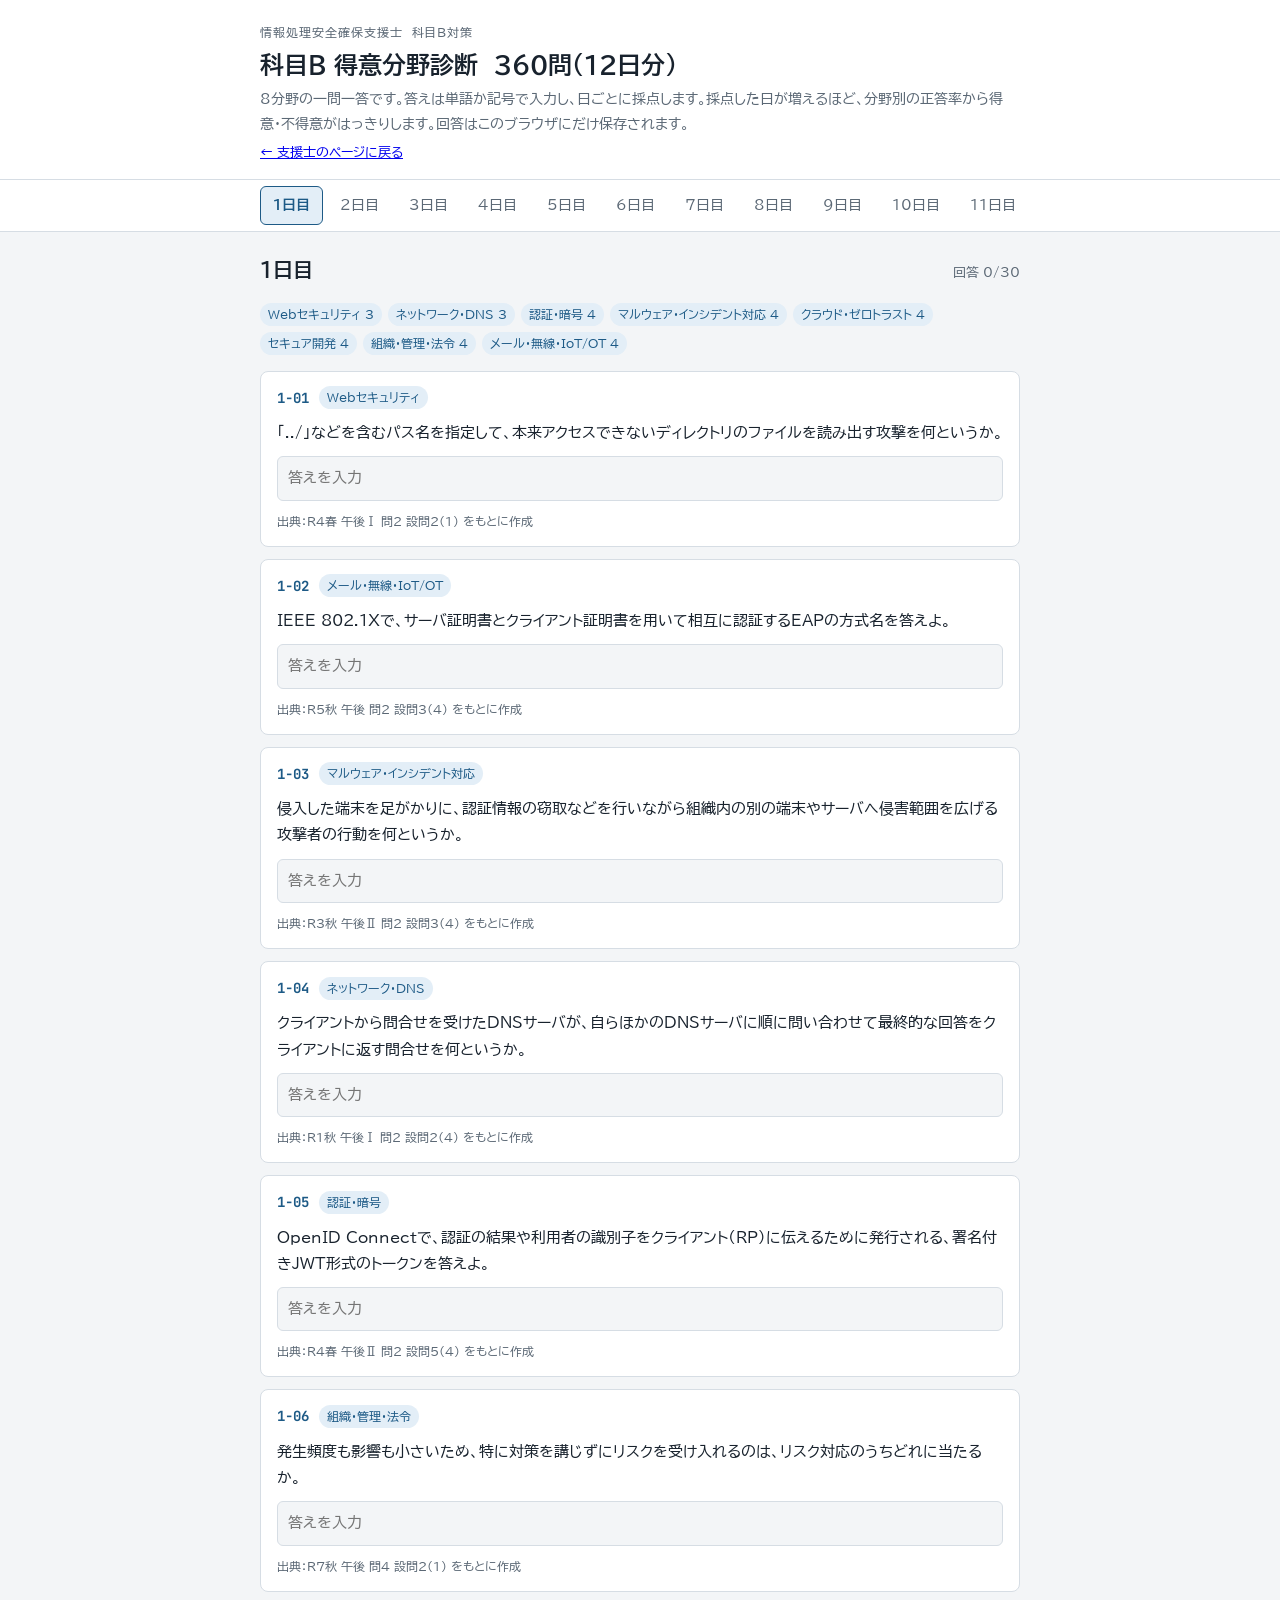
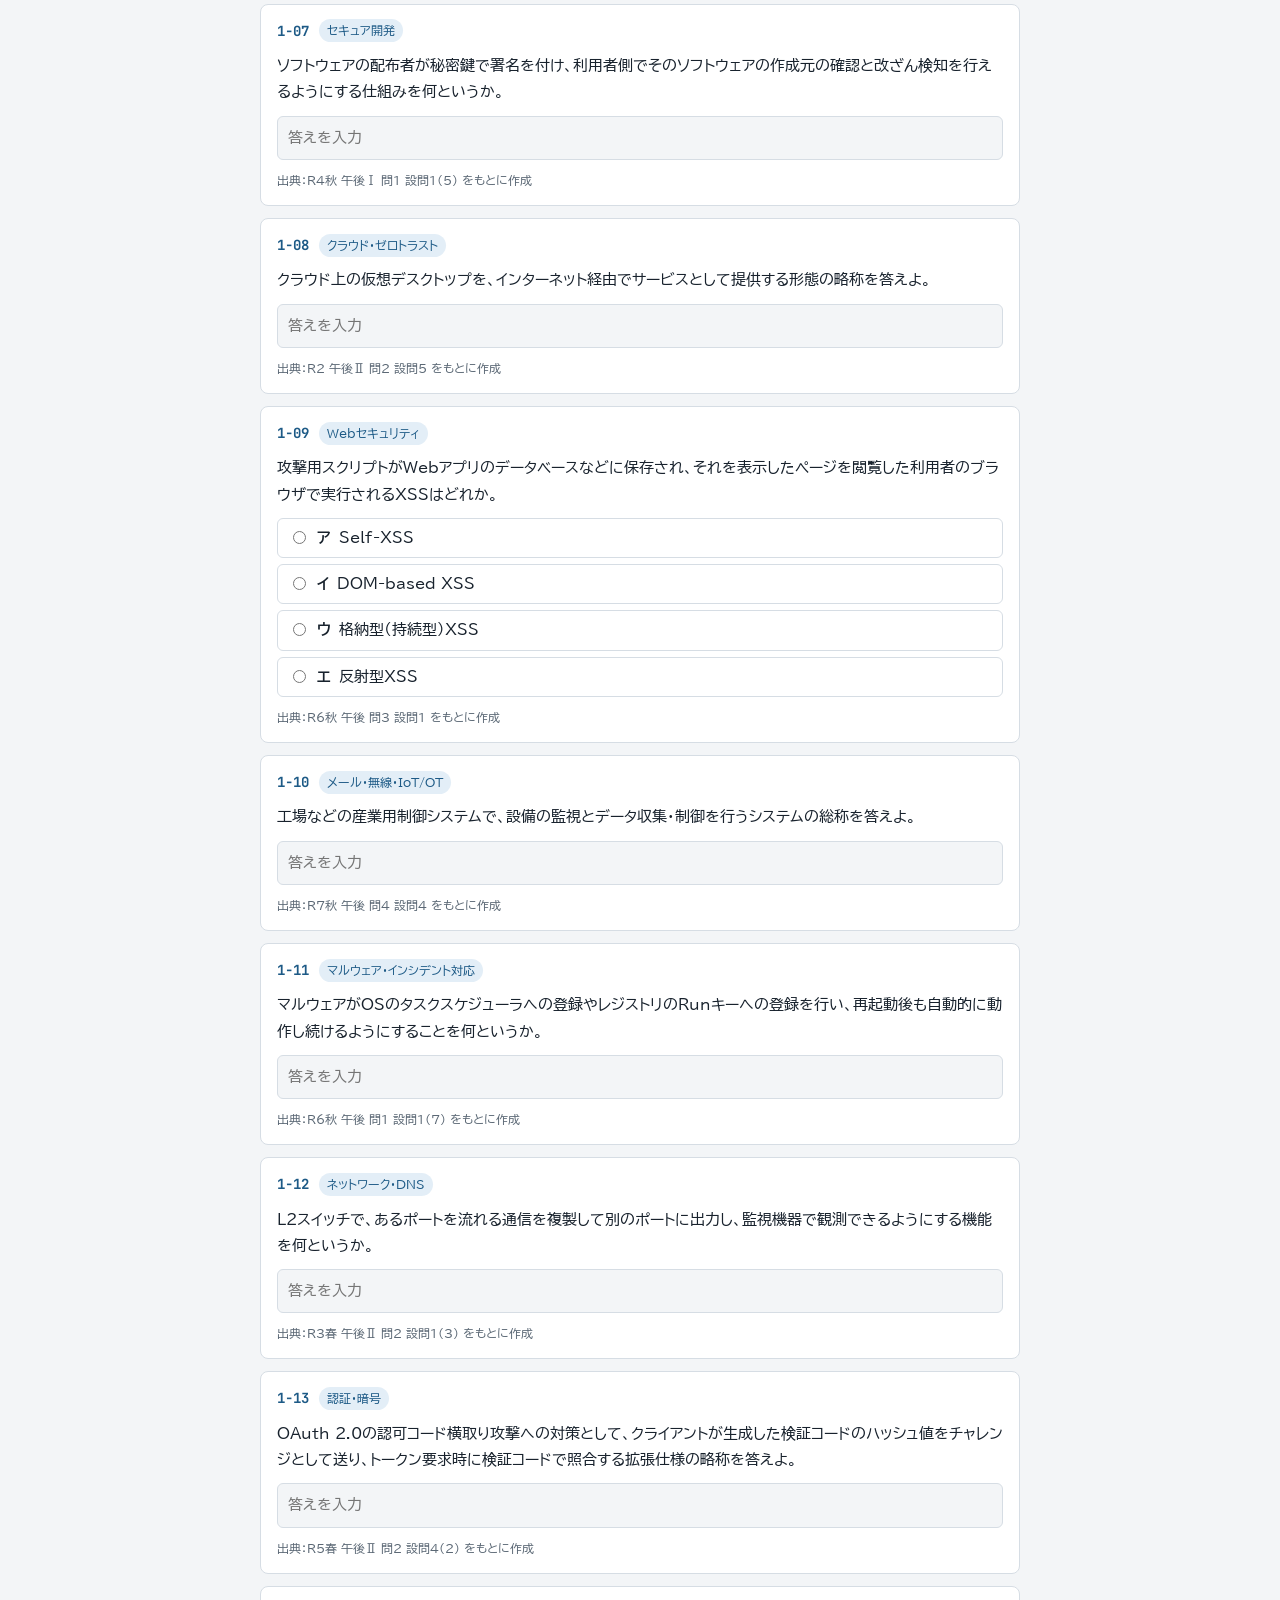
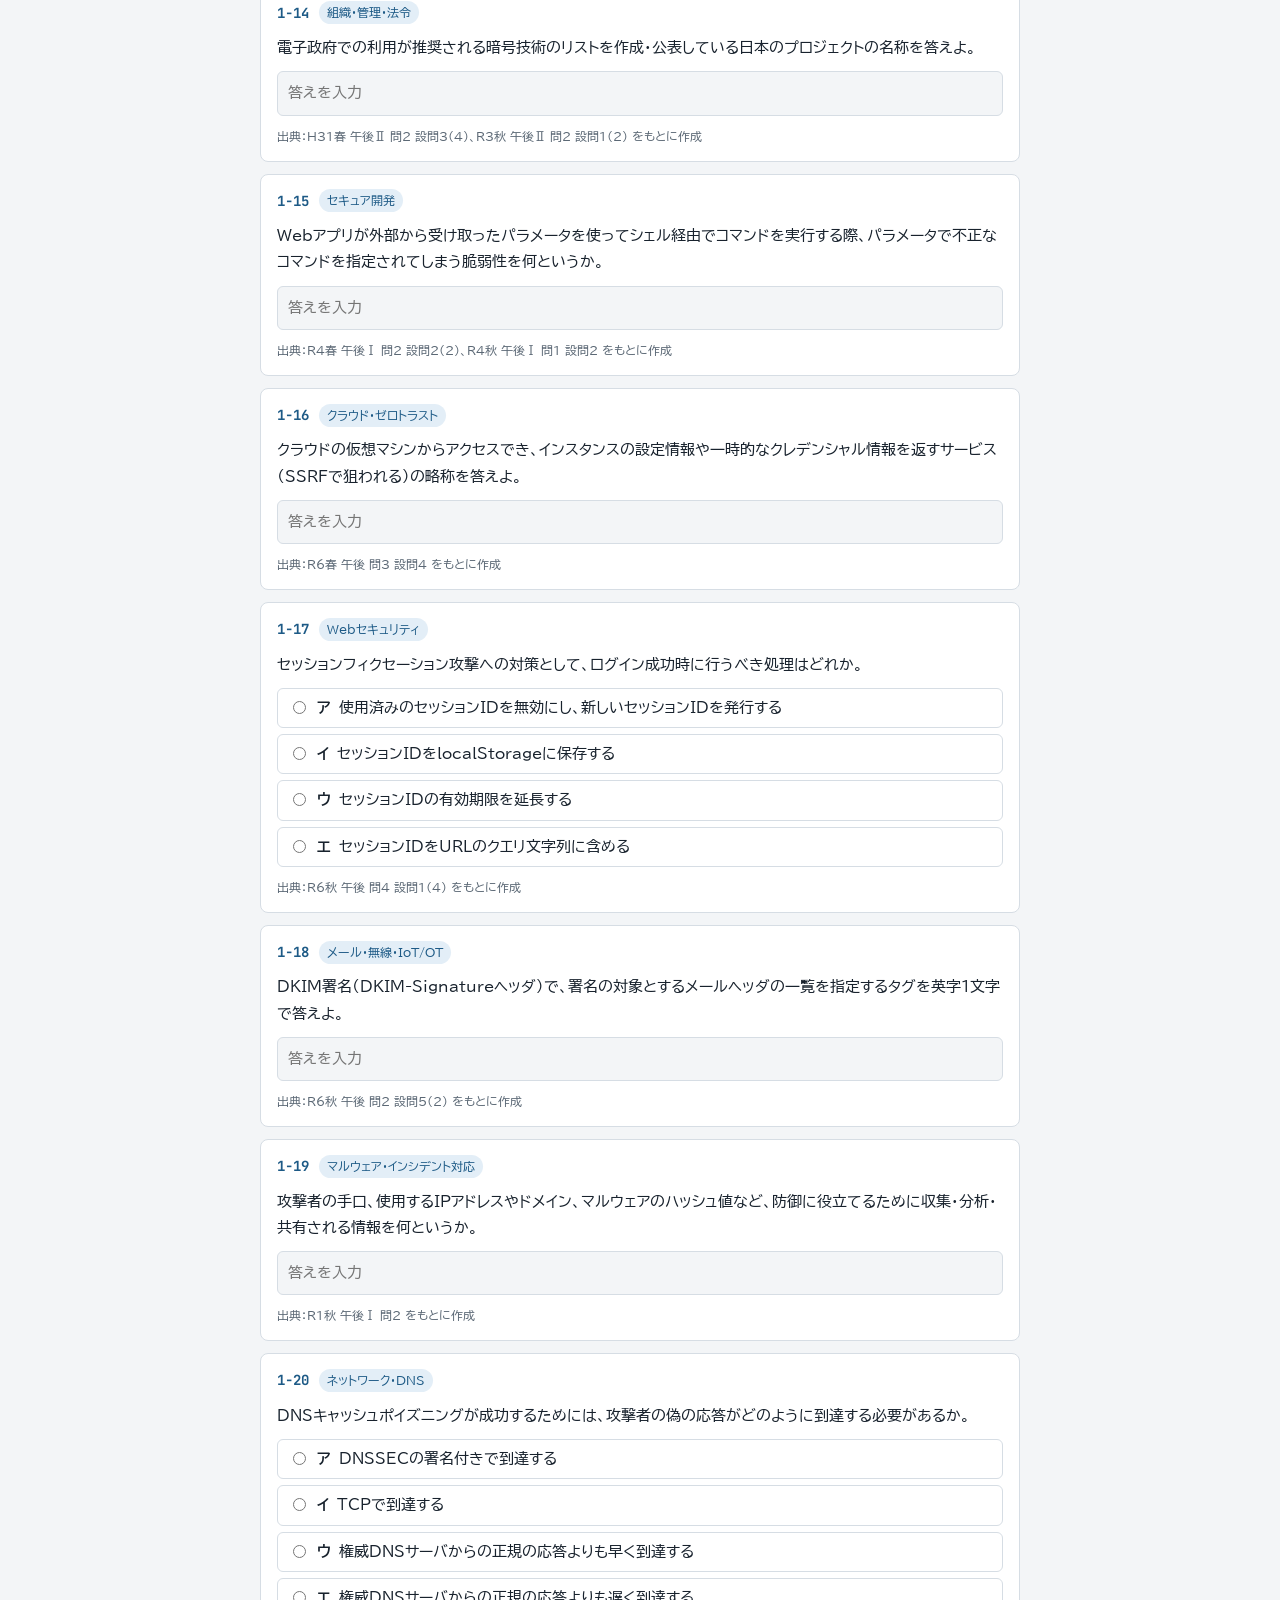
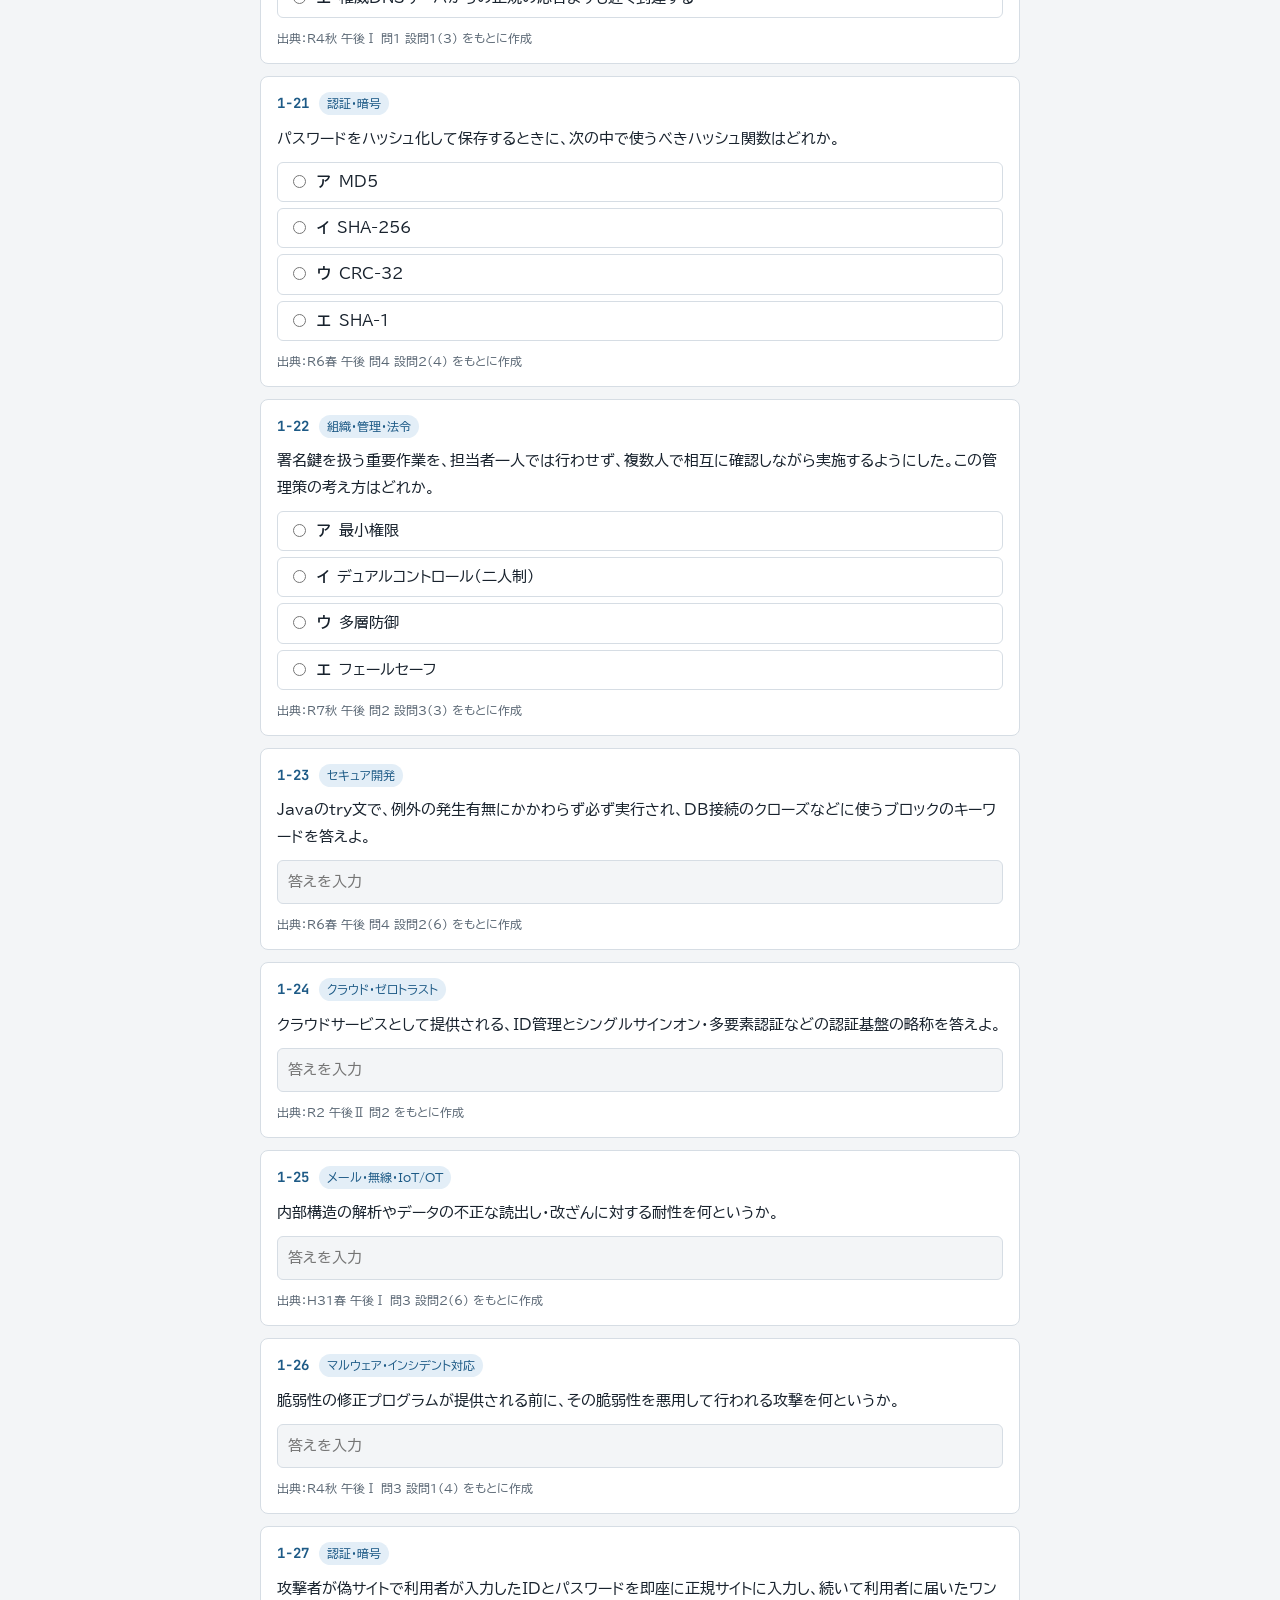
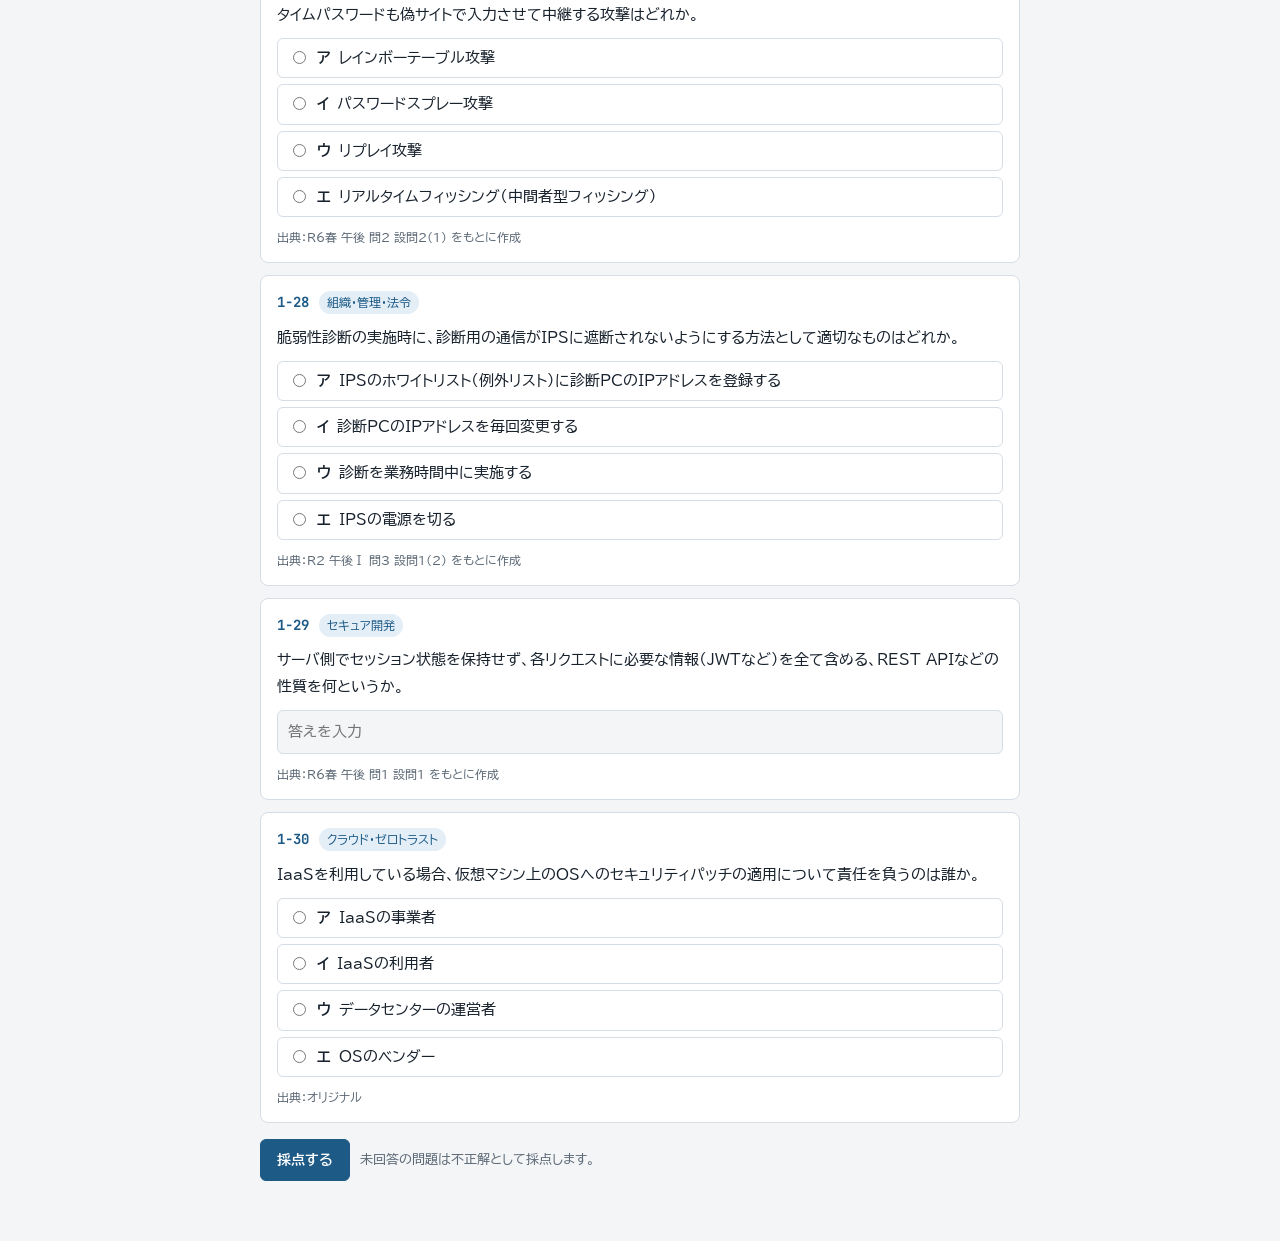
<file: docs/sc/shindan/index.html>
<!doctype html><html><head><meta charset=utf8><meta name=viewport content="width=device-width,initial-scale=1,viewport-fit=cover"><style>:root{color-scheme:light;box-sizing:border-box;padding-top:env(safe-area-inset-top,0px);padding-bottom:env(safe-area-inset-bottom,0px)}html{scroll-padding-top:env(safe-area-inset-top,0px)}body{margin:0;padding:0;font:14px -apple-system,BlinkMacSystemFont,sans-serif;background:#fff;color:#000}img{max-width:100%}[hidden]:not([hidden=until-found i]){display:none!important}</style></head><body>
<title>科目B 得意分野診断</title>
<meta name="robots" content="noindex, nofollow">
<link rel="preconnect" href="https://fonts.googleapis.com">
<link rel="stylesheet" href="https://fonts.googleapis.com/css2?family=BIZ+UDPGothic:wght@400;700&family=JetBrains+Mono:wght@500;700&display=swap">
<style>
/* Layout: a single answer-sheet column; sticky day tabs; results view as a table with bars */
:root {
  --bg: #f3f5f7;
  --paper: #ffffff;
  --ink: #18222d;
  --muted: #5b6875;
  --line: #d6dde4;
  --accent: #1d5a86;
  --accent-soft: #e3eef7;
  --ok: #1d7a4c;
  --ok-soft: #e2f3ea;
  --ng: #b3362f;
  --ng-soft: #fbe7e5;
  --warn: #9a6400;
  --warn-soft: #fbf0d9;
  --font-body: "BIZ UDPGothic", "Hiragino Sans", "Yu Gothic", "Meiryo", sans-serif;
  --font-mono: "JetBrains Mono", ui-monospace, "SFMono-Regular", Menlo, monospace;
}
@media (prefers-color-scheme: dark) { :root:not([data-theme="light"]) {
  --bg: #11171d; --paper: #18212a; --ink: #e4eaf0; --muted: #98a6b3; --line: #2c3946;
  --accent: #7fb6e0; --accent-soft: #1d3446; --ok: #6cc99a; --ok-soft: #173326;
  --ng: #f08a80; --ng-soft: #3a1f1d; --warn: #e2b55c; --warn-soft: #3a2e16; color-scheme: dark; } }
:root[data-theme="dark"] {
  --bg: #11171d; --paper: #18212a; --ink: #e4eaf0; --muted: #98a6b3; --line: #2c3946;
  --accent: #7fb6e0; --accent-soft: #1d3446; --ok: #6cc99a; --ok-soft: #173326;
  --ng: #f08a80; --ng-soft: #3a1f1d; --warn: #e2b55c; --warn-soft: #3a2e16; color-scheme: dark; }

body { background: var(--bg); color: var(--ink); font-family: var(--font-body); font-size: 15px; line-height: 1.75; }
body::before { content: ""; position: fixed; inset: 0 0 auto; height: env(safe-area-inset-top, 0px); z-index: 10; background: var(--paper); }
.wrap { max-width: 760px; margin: 0 auto; padding-left: max(16px, env(safe-area-inset-left, 0px)); padding-right: max(16px, env(safe-area-inset-right, 0px)); }
header.top { background: var(--paper); border-bottom: 1px solid var(--line); }
header.top .wrap { padding-block: 22px 14px; display: grid; gap: 6px; }
.eyebrow { font-size: 12px; letter-spacing: .08em; color: var(--muted); }
h1 { margin: 0; font-size: 24px; line-height: 1.35; text-wrap: balance; }
.lead { margin: 0; color: var(--muted); font-size: 14px; }
nav.tabs { position: sticky; top: env(safe-area-inset-top, 0px); z-index: 5; background: var(--paper); border-bottom: 1px solid var(--line); }
nav.tabs .wrap { display: flex; gap: 4px; overflow-x: auto; padding-block: 6px; }
.tab { flex: 0 0 auto; font: inherit; font-size: 14px; border: 1px solid transparent; background: none; color: var(--muted); padding: 6px 12px; border-radius: 6px; cursor: pointer; display: inline-flex; gap: 6px; align-items: center; }
.tab:hover { color: var(--ink); }
.tab[aria-selected="true"] { background: var(--accent-soft); color: var(--accent); border-color: var(--accent); font-weight: 700; }
.tab .score { font-family: var(--font-mono); font-size: 12px; }
.tab:focus-visible, button:focus-visible, input:focus-visible, label.opt:focus-within { outline: 2px solid var(--accent); outline-offset: 2px; }
main .wrap { padding-block: 20px 60px; display: grid; gap: 16px; }

.dayhead { display: flex; flex-wrap: wrap; gap: 8px 16px; align-items: baseline; justify-content: space-between; }
.dayhead h2 { margin: 0; font-size: 20px; }
.dayhead .meta { color: var(--muted); font-size: 13px; }
.fieldmix { display: flex; flex-wrap: wrap; gap: 6px; }
.chip { font-size: 12px; padding: 1px 8px; border-radius: 999px; background: var(--accent-soft); color: var(--accent); white-space: nowrap; }

ol.qs { list-style: none; margin: 0; padding: 0; display: grid; gap: 12px; }
.q { background: var(--paper); border: 1px solid var(--line); border-radius: 8px; padding: 14px 16px; display: grid; gap: 10px; min-width: 0; }
.q.ok { border-color: var(--ok); }
.q.ng { border-color: var(--ng); }
.qhead { display: flex; gap: 10px; align-items: center; flex-wrap: wrap; }
.qno { font-family: var(--font-mono); font-weight: 700; color: var(--accent); font-size: 14px; }
.mark { margin-left: auto; font-weight: 700; font-size: 18px; line-height: 1; }
.q.ok .mark { color: var(--ok); } .q.ng .mark { color: var(--ng); }
.qtext { margin: 0; overflow-wrap: anywhere; }
.opts { display: grid; gap: 6px; }
label.opt { display: grid; grid-template-columns: auto auto 1fr; gap: 8px; align-items: start; padding: 6px 10px; border: 1px solid var(--line); border-radius: 6px; cursor: pointer; }
label.opt input { margin-top: 6px; }
label.opt .k { font-weight: 700; }
label.opt.picked { border-color: var(--accent); background: var(--accent-soft); }
label.opt.right { border-color: var(--ok); background: var(--ok-soft); }
input[type="text"] { font: inherit; width: 100%; box-sizing: border-box; padding: 8px 10px; border: 1px solid var(--line); border-radius: 6px; background: var(--bg); color: var(--ink); }
.src { font-size: 12px; color: var(--muted); }
.feedback { display: grid; gap: 6px; padding: 10px 12px; border-radius: 6px; background: var(--bg); font-size: 14px; }
.feedback .ans { font-weight: 700; }
.feedback .ex { color: var(--muted); }
.override { display: flex; gap: 8px; flex-wrap: wrap; align-items: center; font-size: 13px; color: var(--muted); }

.btn { font: inherit; font-size: 14px; padding: 8px 16px; border-radius: 6px; border: 1px solid var(--accent); background: var(--accent); color: var(--paper); cursor: pointer; font-weight: 700; }
.btn.ghost { background: transparent; color: var(--accent); }
.btn.small { font-size: 12px; padding: 3px 10px; font-weight: 400; }
.actions { display: flex; gap: 10px; flex-wrap: wrap; align-items: center; }
.confirm { display: flex; gap: 8px; align-items: center; flex-wrap: wrap; font-size: 13px; color: var(--ng); }
.summary { background: var(--paper); border: 1px solid var(--line); border-radius: 8px; padding: 14px 16px; display: grid; gap: 4px; }
.summary .big { font-family: var(--font-mono); font-size: 28px; font-weight: 700; }

/* results */
.panel { background: var(--paper); border: 1px solid var(--line); border-radius: 8px; padding: 16px; display: grid; gap: 12px; min-width: 0; }
.panel h3 { margin: 0; font-size: 16px; }
.tablewrap { overflow-x: auto; }
table { border-collapse: collapse; width: 100%; font-size: 14px; }
th, td { text-align: left; padding: 8px 6px; border-bottom: 1px solid var(--line); vertical-align: middle; }
th { white-space: nowrap; font-size: 12px; color: var(--muted); font-weight: 400; letter-spacing: .04em; }
td.num { font-family: var(--font-mono); font-variant-numeric: tabular-nums; white-space: nowrap; }
.bar { position: relative; height: 10px; background: var(--bg); border-radius: 5px; min-width: 90px; overflow: hidden; }
.bar i { position: absolute; inset: 0 auto 0 0; border-radius: 5px; background: var(--accent); }
.bar .t60, .bar .t80 { position: absolute; top: 0; bottom: 0; width: 1px; background: var(--muted); opacity: .5; }
.pill { font-size: 12px; padding: 2px 8px; border-radius: 999px; white-space: nowrap; }
.pill.good { background: var(--ok-soft); color: var(--ok); }
.pill.mid { background: var(--warn-soft); color: var(--warn); }
.pill.bad { background: var(--ng-soft); color: var(--ng); }
.pill.none { background: var(--bg); color: var(--muted); }
.note { color: var(--muted); font-size: 13px; margin: 0; }
textarea { font-family: var(--font-mono); font-size: 12px; width: 100%; box-sizing: border-box; min-height: 120px; padding: 8px; border: 1px solid var(--line); border-radius: 6px; background: var(--bg); color: var(--ink); }
.keylist { display: grid; gap: 8px; }
details.keyday summary { cursor: pointer; font-weight: 700; }
.toast { font-size: 13px; color: var(--ok); }
@media (prefers-reduced-motion: no-preference) { .bar i { transition: width .4s ease; } }
</style>

<header class="top"><div class="wrap">
  <div class="eyebrow">情報処理安全確保支援士　科目B対策</div>
  <h1>科目B 得意分野診断<span id="count"></span></h1>
  <p class="lead">8分野の一問一答です。答えは単語か記号で入力し、日ごとに採点します。採点した日が増えるほど、分野別の正答率から得意・不得意がはっきりします。回答はこのブラウザにだけ保存されます。</p>
  <p class="note"><a href="../">← 支援士のページに戻る</a></p>
</div></header>
<nav class="tabs" aria-label="日の切替"><div class="wrap" id="tabs" role="tablist"></div></nav>
<main><div class="wrap" id="view"></div></main>

<script>
(async function () {
  let DATA;
  try {
    const r = await fetch("questions.json", { cache: "no-cache" });
    if (!r.ok) throw new Error("HTTP " + r.status);
    DATA = await r.json();
  } catch (e) {
    document.getElementById("view").innerHTML = '<p class="note">問題データを読み込めませんでした（' + String(e.message).replace(/[<>&]/g, "") + '）。ページを再読み込みしてください。</p>';
    return;
  }
  const FIELDS = DATA.fields;
  const FNAME = Object.fromEntries(FIELDS.map(f => [f.key, f.name]));
  const QS = DATA.questions;
  const DAYS = [...new Set(QS.map(q => q.day))].sort((a, b) => a - b);
  document.getElementById("count").textContent = `　${QS.length}問（${DAYS.length}日分）`;
  const KANA = ["ア", "イ", "ウ", "エ"];
  const KEY = "kamokuB-shindan-v1";

  let state = { answers: {}, graded: {}, override: {} };
  try { const s = JSON.parse(localStorage.getItem(KEY) || "null"); if (s && s.answers) state = Object.assign(state, s); } catch (e) {}
  function save() { try { localStorage.setItem(KEY, JSON.stringify(state)); } catch (e) {} }

  function norm(s) {
    return String(s || "").normalize("NFKC").toLowerCase()
      .replace(/[\s　・･()（）「」『』"'`、。,.\-‐－–—_:：]/g, "");
  }
  function autoCorrect(q, ans) {
    if (ans == null || ans === "") return false;
    if (q.c) return ans === q.a;
    const n = norm(ans);
    return q.acc.some(a => norm(a) === n);
  }
  function isCorrect(q) {
    if (q.id in state.override) return state.override[q.id];
    return autoCorrect(q, state.answers[q.id]);
  }
  function dayQs(d) { return QS.filter(q => q.day === d); }
  function dayScore(d) { const qs = dayQs(d); return qs.filter(isCorrect).length; }

  const tabsEl = document.getElementById("tabs");
  const view = document.getElementById("view");
  let current = "day1";

  function renderTabs() {
    const items = DAYS.map(d => {
      const sc = state.graded[d] ? `<span class="score">${dayScore(d)}/${dayQs(d).length}</span>` : "";
      return `<button class="tab" role="tab" id="tab-day${d}" aria-selected="${current === "day" + d}" data-v="day${d}">${d}日目${sc}</button>`;
    });
    items.push(`<button class="tab" role="tab" id="tab-result" aria-selected="${current === "result"}" data-v="result">診断結果</button>`);
    items.push(`<button class="tab" role="tab" id="tab-key" aria-selected="${current === "key"}" data-v="key">解答一覧</button>`);
    tabsEl.innerHTML = items.join("");
  }
  tabsEl.addEventListener("click", e => {
    const b = e.target.closest(".tab"); if (!b) return;
    go(b.dataset.v);
  });
  function go(v) {
    current = v;
    try { history.replaceState(null, "", "#" + v); } catch (e) { location.hash = v; }
    render(); window.scrollTo(0, 0);
  }

  function esc(s) { return String(s).replace(/[&<>"']/g, c => ({ "&": "&amp;", "<": "&lt;", ">": "&gt;", '"': "&quot;", "'": "&#39;" }[c])); }

  function renderDay(d) {
    const qs = dayQs(d);
    const graded = !!state.graded[d];
    const counts = {};
    qs.forEach(q => counts[q.f] = (counts[q.f] || 0) + 1);
    const mix = FIELDS.map(f => `<span class="chip">${esc(f.name)} ${counts[f.key] || 0}</span>`).join("");
    const answered = qs.filter(q => (state.answers[q.id] || "") !== "").length;
    let html = `<div class="dayhead"><h2>${d}日目</h2><span class="meta">${graded ? "採点済み" : `回答 ${answered}/${qs.length}`}</span></div>
      <div class="fieldmix">${mix}</div>`;
    if (graded) {
      const sc = dayScore(d);
      html += `<div class="summary"><span class="note">この日の得点</span><span class="big">${sc} / ${qs.length}</span>
        <span class="note">記述の言い回しが違うだけで内容が合っている場合は、各問の「正解にする」で直せます。分野別の結果は「診断結果」タブで見られます。</span></div>`;
    }
    html += `<ol class="qs">` + qs.map(q => renderQ(q, graded)).join("") + `</ol>`;
    html += `<div class="actions" id="act-${d}">` + (graded
      ? `<button class="btn" data-act="toresult">診断結果を見る</button><button class="btn ghost" data-act="reset" data-d="${d}">この日をやり直す</button>`
      : `<button class="btn" data-act="grade" data-d="${d}">採点する</button><span class="note">未回答の問題は不正解として採点します。</span>`) + `</div>`;
    view.innerHTML = html;
  }

  function renderQ(q, graded) {
    const ans = state.answers[q.id] || "";
    const ok = graded ? isCorrect(q) : null;
    const cls = graded ? (ok ? "q ok" : "q ng") : "q";
    let body;
    if (q.c) {
      body = `<div class="opts" role="radiogroup">` + q.c.map((c, i) => {
        const k = KANA[i];
        const picked = ans === k;
        const right = graded && k === q.a;
        return `<label class="opt${picked ? " picked" : ""}${right ? " right" : ""}"><input type="radio" name="r-${q.id}" id="r-${q.id}-${i}" value="${k}" ${picked ? "checked" : ""} ${graded ? "disabled" : ""}><span class="k">${k}</span><span>${esc(c)}</span></label>`;
      }).join("") + `</div>`;
    } else {
      body = `<input type="text" id="t-${q.id}" data-id="${q.id}" value="${esc(ans)}" placeholder="答えを入力" autocomplete="off" ${graded ? "disabled" : ""}>`;
    }
    let fb = "";
    if (graded) {
      const ov = q.id in state.override;
      const yours = ans === "" ? "（未回答）" : ans;
      fb = `<div class="feedback"><div>あなたの答え：${esc(yours)}</div><div class="ans">正解：${esc(q.disp)}</div><div class="ex">${esc(q.ex)}</div>
        <div class="override">${ov ? "手動で判定を変更済み" : "自動判定"}
          ${ok ? `<button class="btn ghost small" data-act="ov" data-id="${q.id}" data-v="0">不正解にする</button>` : `<button class="btn ghost small" data-act="ov" data-id="${q.id}" data-v="1">正解にする</button>`}
          ${ov ? `<button class="btn ghost small" data-act="ovclear" data-id="${q.id}">自動判定に戻す</button>` : ""}</div></div>`;
    }
    return `<li class="${cls}" id="q-${q.id}"><div class="qhead"><span class="qno">${q.day}-${String(q.no).padStart(2, "0")}</span><span class="chip">${esc(FNAME[q.f])}</span>${graded ? `<span class="mark" aria-label="${ok ? "正解" : "不正解"}">${ok ? "○" : "×"}</span>` : ""}</div>
      <p class="qtext">${esc(q.q)}</p>${body}${fb}<div class="src">出典：${esc(q.src)}</div></li>`;
  }

  view.addEventListener("change", e => {
    const t = e.target;
    if (t.type === "radio") { state.answers[t.name.slice(2)] = t.value; save();
      t.closest(".opts").querySelectorAll("label.opt").forEach(l => l.classList.toggle("picked", l.contains(t))); }
  });
  view.addEventListener("input", e => {
    const t = e.target;
    if (t.type === "text" && t.dataset.id) { state.answers[t.dataset.id] = t.value; save(); }
  });
  view.addEventListener("click", e => {
    const b = e.target.closest("[data-act]"); if (!b) return;
    const act = b.dataset.act;
    if (act === "grade") { const d = +b.dataset.d; state.graded[d] = new Date().toISOString(); save(); render(); window.scrollTo(0, 0); }
    else if (act === "toresult") go("result");
    else if (act === "reset") {
      const d = b.dataset.d;
      const box = document.getElementById("act-" + d);
      box.innerHTML = `<span class="confirm">${d}日目の回答と採点結果を消します。よろしいですか？</span>
        <button class="btn" data-act="resetyes" data-d="${d}">消してやり直す</button><button class="btn ghost" data-act="resetno">やめる</button>`;
    }
    else if (act === "resetyes") {
      const d = +b.dataset.d;
      dayQs(d).forEach(q => { delete state.answers[q.id]; delete state.override[q.id]; });
      delete state.graded[d]; save(); render(); window.scrollTo(0, 0);
    }
    else if (act === "resetno") render();
    else if (act === "ov") { state.override[b.dataset.id] = b.dataset.v === "1"; save(); keepPos(b.dataset.id); }
    else if (act === "ovclear") { delete state.override[b.dataset.id]; save(); keepPos(b.dataset.id); }
    else if (act === "copy") {
      const ta = document.getElementById("export");
      const done = () => { const t = document.getElementById("copied"); if (t) t.textContent = "コピーしました"; };
      try { navigator.clipboard.writeText(ta.value).then(done, () => { ta.select(); }); } catch (err) { ta.select(); }
    }
  });
  function keepPos(id) {
    const el = document.getElementById("q-" + id); const top = el ? el.getBoundingClientRect().top : 0;
    render();
    const el2 = document.getElementById("q-" + id); if (el2) window.scrollBy(0, el2.getBoundingClientRect().top - top);
  }

  function judge(p, n) {
    if (n === 0) return `<span class="pill none">未採点</span>`;
    if (p >= 80) return `<span class="pill good">得意</span>`;
    if (p >= 60) return `<span class="pill mid">ふつう</span>`;
    return `<span class="pill bad">要強化</span>`;
  }

  function renderResult() {
    const gd = DAYS.filter(d => state.graded[d]);
    const rows = FIELDS.map(f => {
      const qs = QS.filter(q => q.f === f.key && state.graded[q.day]);
      const c = qs.filter(isCorrect).length, n = qs.length;
      const p = n ? Math.round(c / n * 100) : 0;
      return { f, c, n, p };
    });
    const sorted = rows.slice().sort((a, b) => (b.n ? b.p : -1) - (a.n ? a.p : -1));
    const tot = rows.reduce((s, r) => s + r.c, 0), totn = rows.reduce((s, r) => s + r.n, 0);
    let html = `<div class="dayhead"><h2>診断結果</h2><span class="meta">採点済み ${gd.length}/${DAYS.length}日（${totn}問）</span></div>`;
    if (!gd.length) {
      html += `<div class="panel"><p class="note">まだ採点した日がありません。「1日目」タブで問題に答えて「採点する」を押すと、ここに分野別の正答率が表示されます。</p></div>`;
    } else {
      html += `<div class="summary"><span class="note">全体の正答率</span><span class="big">${Math.round(tot / totn * 100)}%</span><span class="note">${tot} / ${totn} 問正解${gd.length < DAYS.length ? "。採点した日が増えるほど判定が確かになります。" : ""}</span></div>`;
      html += `<div class="panel"><h3>分野別の正答率（高い順）</h3><div class="tablewrap"><table>
        <thead><tr><th>分野</th><th>正解</th><th>正答率</th><th style="width:30%">　</th><th>判定</th></tr></thead><tbody>` +
        sorted.map(r => `<tr><td>${esc(r.f.name)}</td><td class="num">${r.c}/${r.n}</td><td class="num">${r.n ? r.p + "%" : "-"}</td>
          <td><div class="bar" aria-hidden="true"><span class="t60" style="left:60%"></span><span class="t80" style="left:80%"></span><i style="width:${r.p}%"></i></div></td><td>${judge(r.p, r.n)}</td></tr>`).join("") +
        `</tbody></table></div><p class="note">判定の目安：80%以上で得意、60〜79%でふつう、60%未満で要強化。縦線は60%と80%の位置です。</p></div>`;
      html += `<div class="panel"><h3>日ごとの得点</h3><div class="tablewrap"><table><thead><tr><th>日</th><th>得点</th><th>採点日時</th></tr></thead><tbody>` +
        DAYS.map(d => `<tr><td>${d}日目</td><td class="num">${state.graded[d] ? dayScore(d) + "/" + dayQs(d).length : "-"}</td><td class="num">${state.graded[d] ? new Date(state.graded[d]).toLocaleString("ja-JP", { dateStyle: "short", timeStyle: "short" }) : "未採点"}</td></tr>`).join("") +
        `</tbody></table></div></div>`;
      const wrong = QS.filter(q => state.graded[q.day] && !isCorrect(q));
      const lines = ["科目B 得意分野診断の結果", `採点済み: ${gd.map(d => d + "日目").join("、")}（全体 ${tot}/${totn}）`, "",
        ...sorted.map(r => `${r.f.name}: ${r.c}/${r.n}${r.n ? `（${r.p}%）` : ""}`), "",
        "間違えた問題: " + (wrong.length ? wrong.map(q => `${q.day}-${String(q.no).padStart(2, "0")}(${FNAME[q.f]})`).join(", ") : "なし")];
      html += `<div class="panel"><h3>結果のテキスト</h3><p class="note">回答はこのブラウザにだけ保存されます。別の端末やノートに控えておきたいときは、下のテキストをコピーしてください。</p>
        <textarea id="export" readonly>${esc(lines.join("\n"))}</textarea><div class="actions"><button class="btn" data-act="copy">コピー</button><span class="toast" id="copied"></span></div></div>`;
    }
    view.innerHTML = html;
  }

  function renderKey() {
    let html = `<div class="dayhead"><h2>解答一覧</h2><span class="meta">紙やノートで解く人向け</span></div>
      <p class="note">問題を解き終えてから開いてください。記号選択の正解は、このページで表示している選択肢の並び順に対応しています。</p><div class="keylist">`;
    for (const d of DAYS) {
      html += `<details class="keyday panel"><summary>${d}日目の解答</summary><div class="tablewrap"><table><thead><tr><th>No</th><th>分野</th><th>正解</th><th>出典</th></tr></thead><tbody>` +
        dayQs(d).map(q => `<tr><td class="num">${d}-${String(q.no).padStart(2, "0")}</td><td>${esc(FNAME[q.f])}</td><td>${esc(q.disp)}</td><td class="note">${esc(q.src)}</td></tr>`).join("") +
        `</tbody></table></div></details>`;
    }
    view.innerHTML = html + `</div>`;
  }

  function render() {
    renderTabs();
    if (current === "result") renderResult();
    else if (current === "key") renderKey();
    else renderDay(+current.replace("day", "") || 1);
  }
  function fromHash() {
    const h = (location.hash || "").slice(1);
    current = /^(result|key)$/.test(h) || (/^day\d+$/.test(h) && DAYS.includes(+h.slice(3))) ? h : "day" + DAYS[0];
  }
  window.addEventListener("hashchange", () => { fromHash(); render(); });
  fromHash(); render();
})();
</script>

</body></html>
</file>
